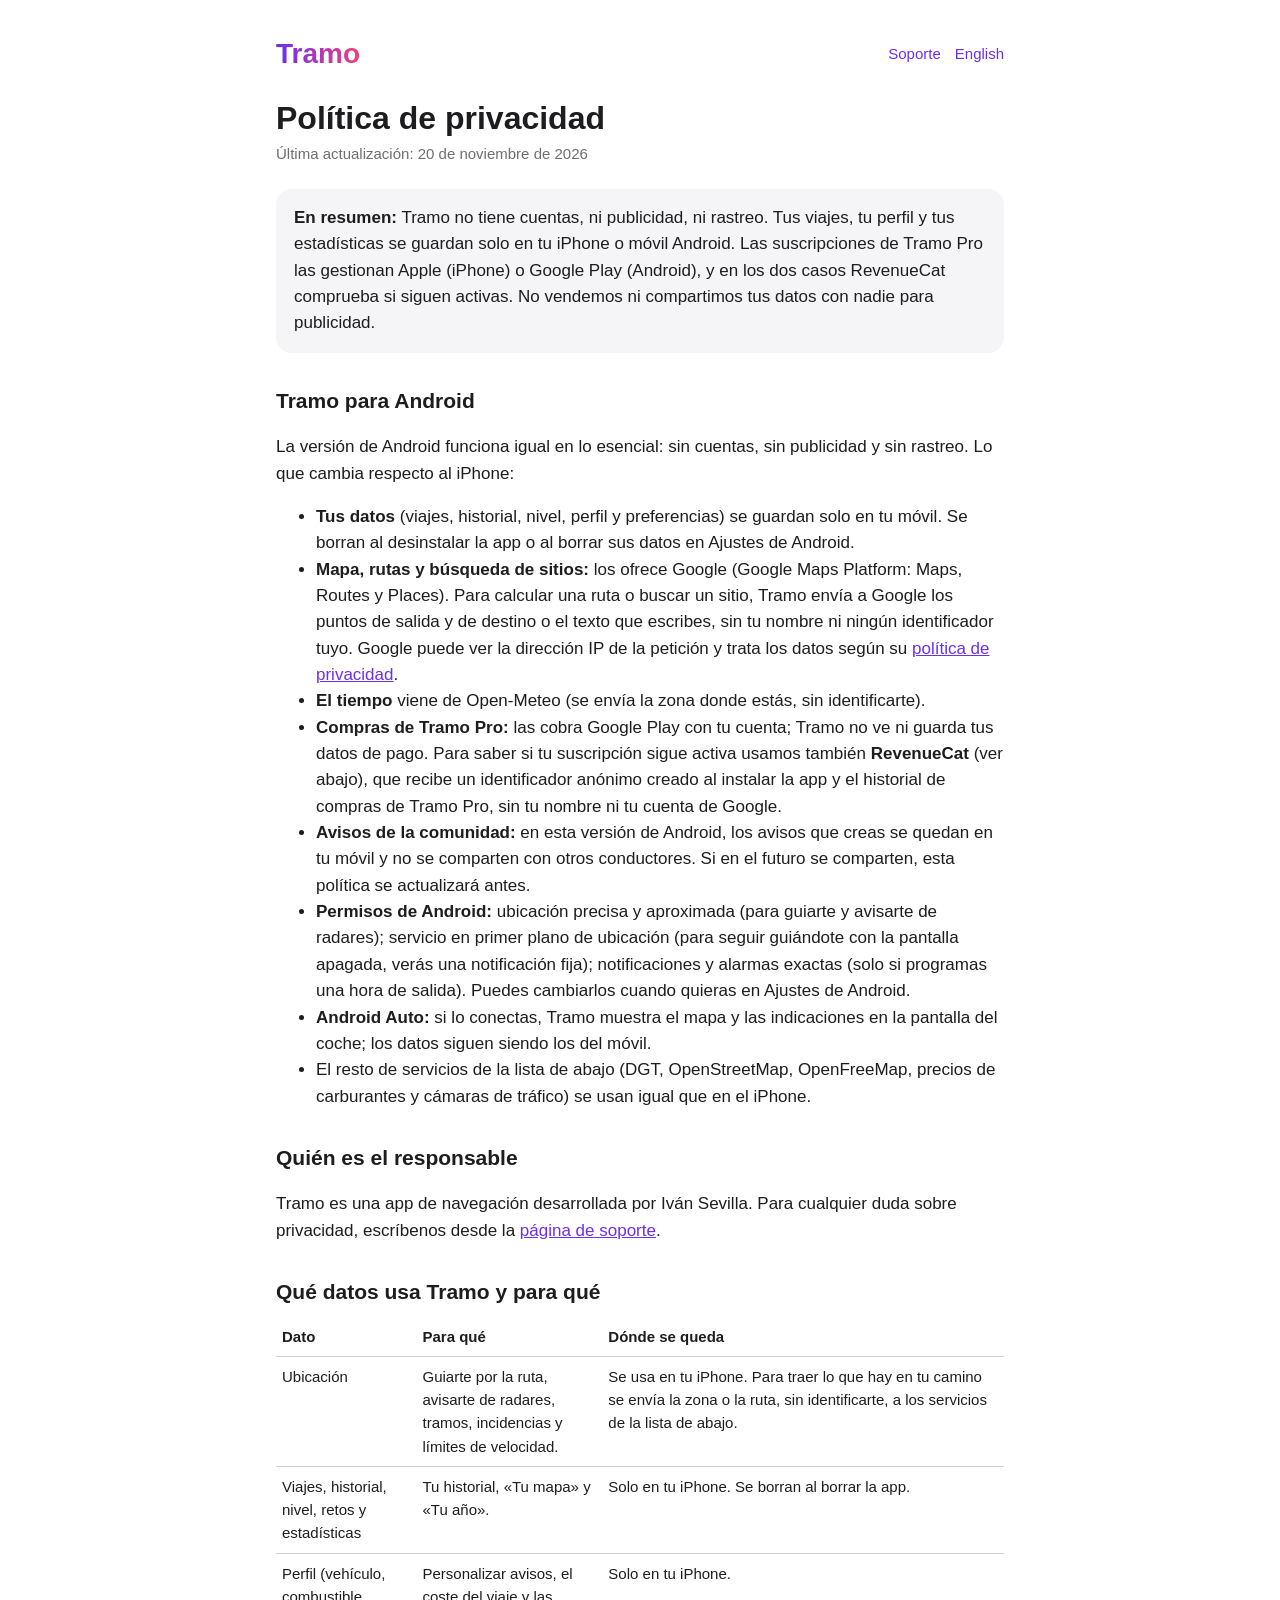
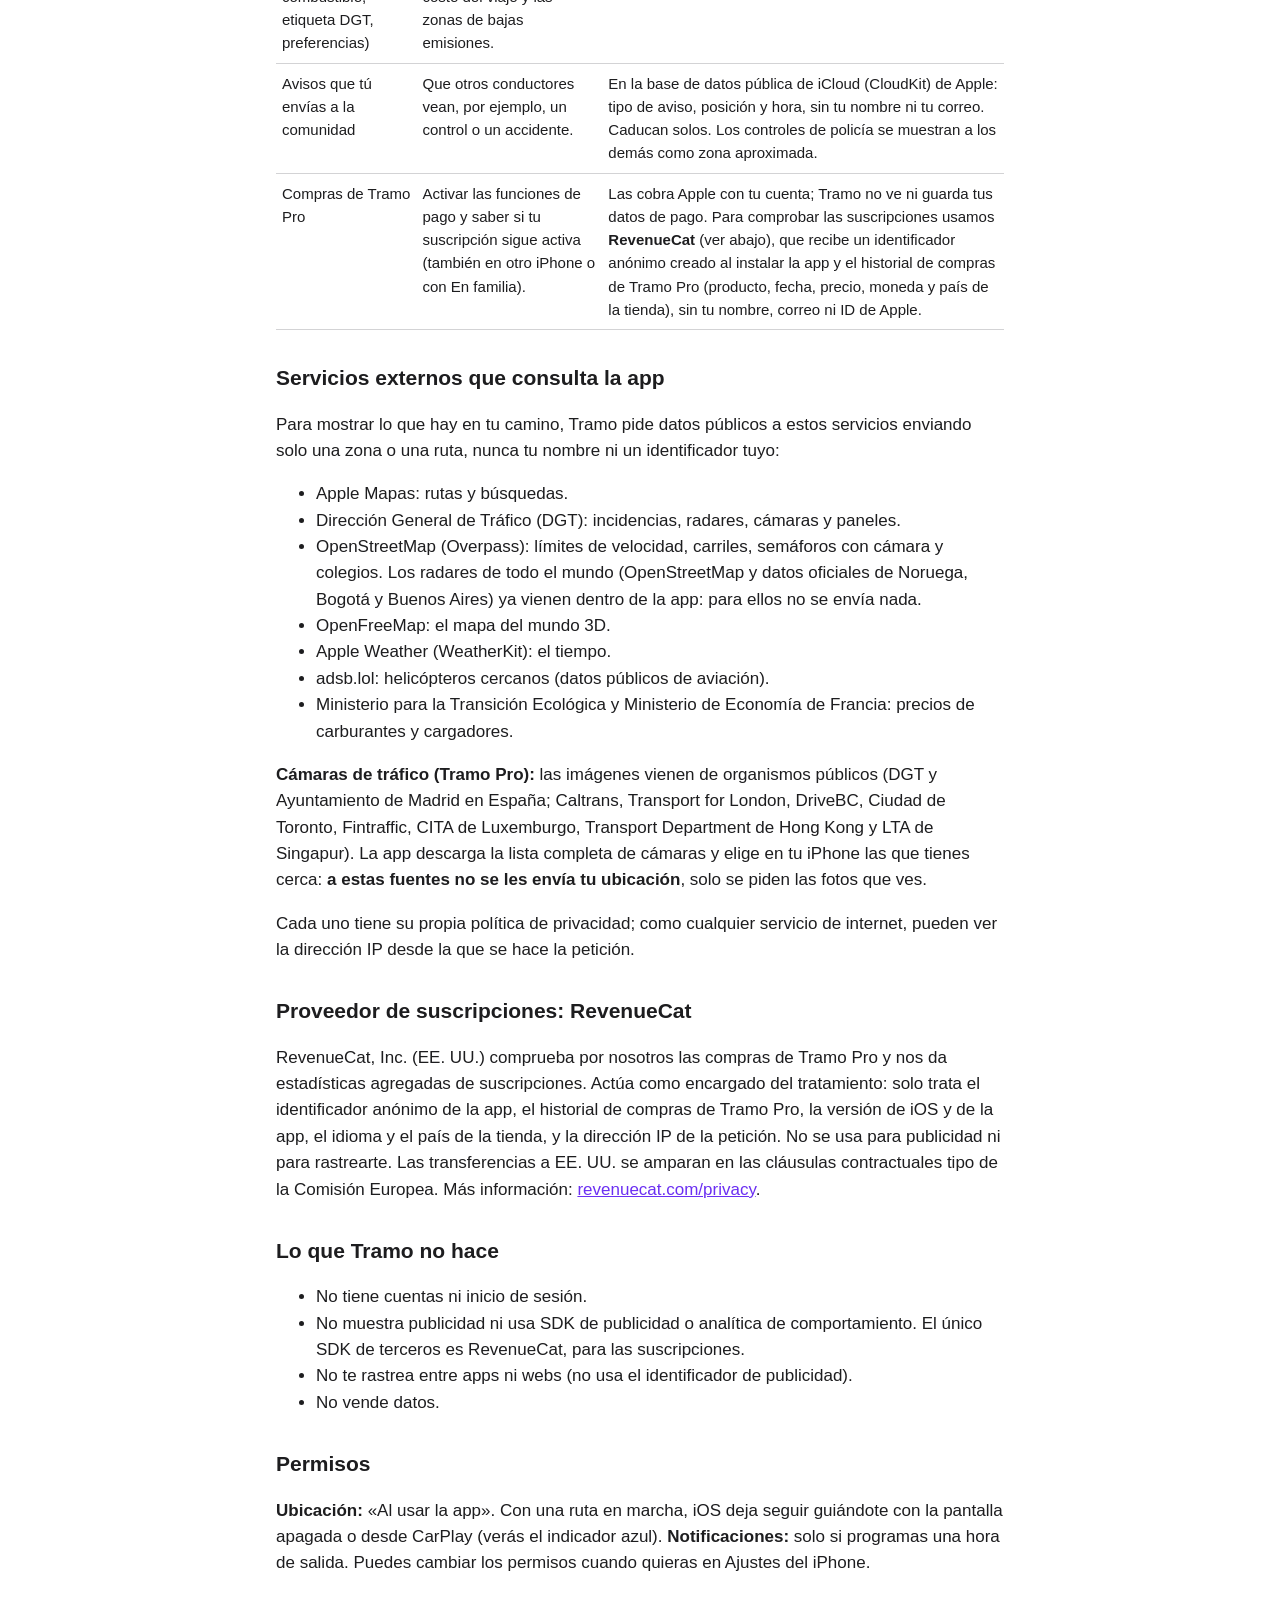
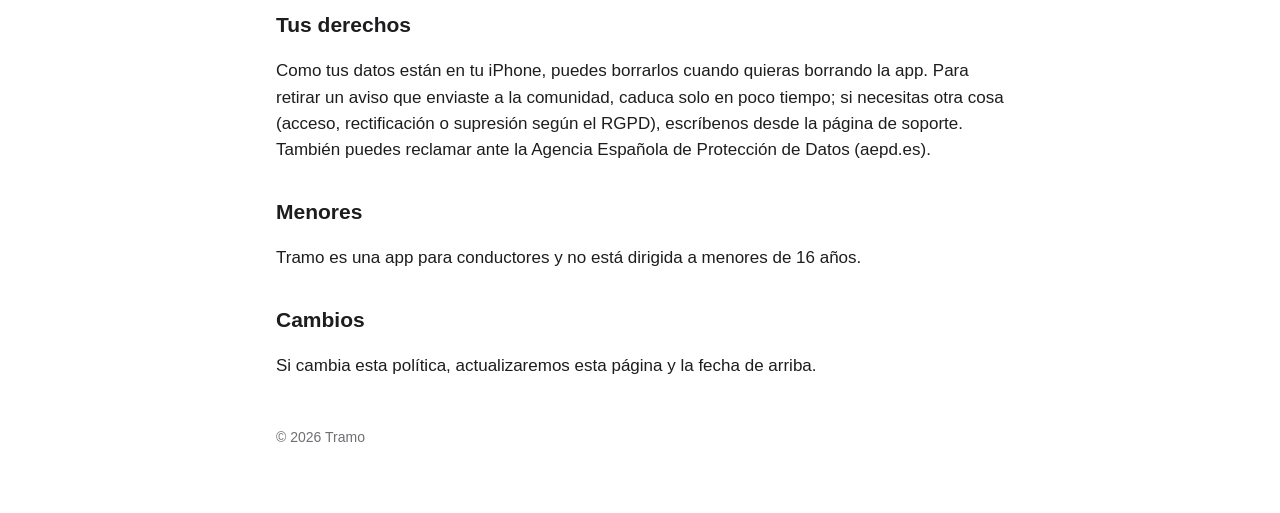
<file: index.html>
<!doctype html>
<html lang="es">
<head>
<meta charset="utf-8">
<meta name="viewport" content="width=device-width, initial-scale=1">
<title>Tramo · Política de privacidad</title>
<link rel="stylesheet" href="style.css">
</head>
<body>
<main>
<header><a class="brand" href="./">Tramo</a><nav><a href="soporte.html">Soporte</a><a href="en.html">English</a></nav></header>
<h1>Política de privacidad</h1>
<p class="updated">Última actualización: 20 de noviembre de 2026</p>

<div class="card"><strong>En resumen:</strong> Tramo no tiene cuentas, ni publicidad, ni rastreo. Tus viajes, tu perfil y tus estadísticas se guardan solo en tu iPhone o móvil Android. Las suscripciones de Tramo Pro las gestionan Apple (iPhone) o Google Play (Android), y en los dos casos RevenueCat comprueba si siguen activas. No vendemos ni compartimos tus datos con nadie para publicidad.</div>

<h2>Tramo para Android</h2>
<p>La versión de Android funciona igual en lo esencial: sin cuentas, sin publicidad y sin rastreo. Lo que cambia respecto al iPhone:</p>
<ul>
<li><strong>Tus datos</strong> (viajes, historial, nivel, perfil y preferencias) se guardan solo en tu móvil. Se borran al desinstalar la app o al borrar sus datos en Ajustes de Android.</li>
<li><strong>Mapa, rutas y búsqueda de sitios:</strong> los ofrece Google (Google Maps Platform: Maps, Routes y Places). Para calcular una ruta o buscar un sitio, Tramo envía a Google los puntos de salida y de destino o el texto que escribes, sin tu nombre ni ningún identificador tuyo. Google puede ver la dirección IP de la petición y trata los datos según su <a href="https://policies.google.com/privacy">política de privacidad</a>.</li>
<li><strong>El tiempo</strong> viene de Open-Meteo (se envía la zona donde estás, sin identificarte).</li>
<li><strong>Compras de Tramo Pro:</strong> las cobra Google Play con tu cuenta; Tramo no ve ni guarda tus datos de pago. Para saber si tu suscripción sigue activa usamos también <strong>RevenueCat</strong> (ver abajo), que recibe un identificador anónimo creado al instalar la app y el historial de compras de Tramo Pro, sin tu nombre ni tu cuenta de Google.</li>
<li><strong>Avisos de la comunidad:</strong> en esta versión de Android, los avisos que creas se quedan en tu móvil y no se comparten con otros conductores. Si en el futuro se comparten, esta política se actualizará antes.</li>
<li><strong>Permisos de Android:</strong> ubicación precisa y aproximada (para guiarte y avisarte de radares); servicio en primer plano de ubicación (para seguir guiándote con la pantalla apagada, verás una notificación fija); notificaciones y alarmas exactas (solo si programas una hora de salida). Puedes cambiarlos cuando quieras en Ajustes de Android.</li>
<li><strong>Android Auto:</strong> si lo conectas, Tramo muestra el mapa y las indicaciones en la pantalla del coche; los datos siguen siendo los del móvil.</li>
<li>El resto de servicios de la lista de abajo (DGT, OpenStreetMap, OpenFreeMap, precios de carburantes y cámaras de tráfico) se usan igual que en el iPhone.</li>
</ul>

<h2>Quién es el responsable</h2>
<p>Tramo es una app de navegación desarrollada por Iván Sevilla. Para cualquier duda sobre privacidad, escríbenos desde la <a href="soporte.html">página de soporte</a>.</p>

<h2>Qué datos usa Tramo y para qué</h2>
<table>
<tr><th>Dato</th><th>Para qué</th><th>Dónde se queda</th></tr>
<tr><td>Ubicación</td><td>Guiarte por la ruta, avisarte de radares, tramos, incidencias y límites de velocidad.</td><td>Se usa en tu iPhone. Para traer lo que hay en tu camino se envía la zona o la ruta, sin identificarte, a los servicios de la lista de abajo.</td></tr>
<tr><td>Viajes, historial, nivel, retos y estadísticas</td><td>Tu historial, «Tu mapa» y «Tu año».</td><td>Solo en tu iPhone. Se borran al borrar la app.</td></tr>
<tr><td>Perfil (vehículo, combustible, etiqueta DGT, preferencias)</td><td>Personalizar avisos, el coste del viaje y las zonas de bajas emisiones.</td><td>Solo en tu iPhone.</td></tr>
<tr><td>Avisos que tú envías a la comunidad</td><td>Que otros conductores vean, por ejemplo, un control o un accidente.</td><td>En la base de datos pública de iCloud (CloudKit) de Apple: tipo de aviso, posición y hora, sin tu nombre ni tu correo. Caducan solos. Los controles de policía se muestran a los demás como zona aproximada.</td></tr>
<tr><td>Compras de Tramo Pro</td><td>Activar las funciones de pago y saber si tu suscripción sigue activa (también en otro iPhone o con En familia).</td><td>Las cobra Apple con tu cuenta; Tramo no ve ni guarda tus datos de pago. Para comprobar las suscripciones usamos <strong>RevenueCat</strong> (ver abajo), que recibe un identificador anónimo creado al instalar la app y el historial de compras de Tramo Pro (producto, fecha, precio, moneda y país de la tienda), sin tu nombre, correo ni ID de Apple.</td></tr>
</table>

<h2>Servicios externos que consulta la app</h2>
<p>Para mostrar lo que hay en tu camino, Tramo pide datos públicos a estos servicios enviando solo una zona o una ruta, nunca tu nombre ni un identificador tuyo:</p>
<ul>
<li>Apple Mapas: rutas y búsquedas.</li>
<li>Dirección General de Tráfico (DGT): incidencias, radares, cámaras y paneles.</li>
<li>OpenStreetMap (Overpass): límites de velocidad, carriles, semáforos con cámara y colegios. Los radares de todo el mundo (OpenStreetMap y datos oficiales de Noruega, Bogotá y Buenos Aires) ya vienen dentro de la app: para ellos no se envía nada.</li>
<li>OpenFreeMap: el mapa del mundo 3D.</li>
<li>Apple Weather (WeatherKit): el tiempo.</li>
<li>adsb.lol: helicópteros cercanos (datos públicos de aviación).</li>
<li>Ministerio para la Transición Ecológica y Ministerio de Economía de Francia: precios de carburantes y cargadores.</li>
</ul>
<p><strong>Cámaras de tráfico (Tramo Pro):</strong> las imágenes vienen de organismos públicos (DGT y Ayuntamiento de Madrid en España; Caltrans, Transport for London, DriveBC, Ciudad de Toronto, Fintraffic, CITA de Luxemburgo, Transport Department de Hong Kong y LTA de Singapur). La app descarga la lista completa de cámaras y elige en tu iPhone las que tienes cerca: <strong>a estas fuentes no se les envía tu ubicación</strong>, solo se piden las fotos que ves.</p>
<p>Cada uno tiene su propia política de privacidad; como cualquier servicio de internet, pueden ver la dirección IP desde la que se hace la petición.</p>

<h2>Proveedor de suscripciones: RevenueCat</h2>
<p>RevenueCat, Inc. (EE. UU.) comprueba por nosotros las compras de Tramo Pro y nos da estadísticas agregadas de suscripciones. Actúa como encargado del tratamiento: solo trata el identificador anónimo de la app, el historial de compras de Tramo Pro, la versión de iOS y de la app, el idioma y el país de la tienda, y la dirección IP de la petición. No se usa para publicidad ni para rastrearte. Las transferencias a EE. UU. se amparan en las cláusulas contractuales tipo de la Comisión Europea. Más información: <a href="https://www.revenuecat.com/privacy">revenuecat.com/privacy</a>.</p>

<h2>Lo que Tramo no hace</h2>
<ul>
<li>No tiene cuentas ni inicio de sesión.</li>
<li>No muestra publicidad ni usa SDK de publicidad o analítica de comportamiento. El único SDK de terceros es RevenueCat, para las suscripciones.</li>
<li>No te rastrea entre apps ni webs (no usa el identificador de publicidad).</li>
<li>No vende datos.</li>
</ul>

<h2>Permisos</h2>
<p><strong>Ubicación:</strong> «Al usar la app». Con una ruta en marcha, iOS deja seguir guiándote con la pantalla apagada o desde CarPlay (verás el indicador azul). <strong>Notificaciones:</strong> solo si programas una hora de salida. Puedes cambiar los permisos cuando quieras en Ajustes del iPhone.</p>

<h2>Tus derechos</h2>
<p>Como tus datos están en tu iPhone, puedes borrarlos cuando quieras borrando la app. Para retirar un aviso que enviaste a la comunidad, caduca solo en poco tiempo; si necesitas otra cosa (acceso, rectificación o supresión según el RGPD), escríbenos desde la página de soporte. También puedes reclamar ante la Agencia Española de Protección de Datos (aepd.es).</p>

<h2>Menores</h2>
<p>Tramo es una app para conductores y no está dirigida a menores de 16 años.</p>

<h2>Cambios</h2>
<p>Si cambia esta política, actualizaremos esta página y la fecha de arriba.</p>

<footer>© 2026 Tramo</footer>
</main>
</body>
</html>
</file>
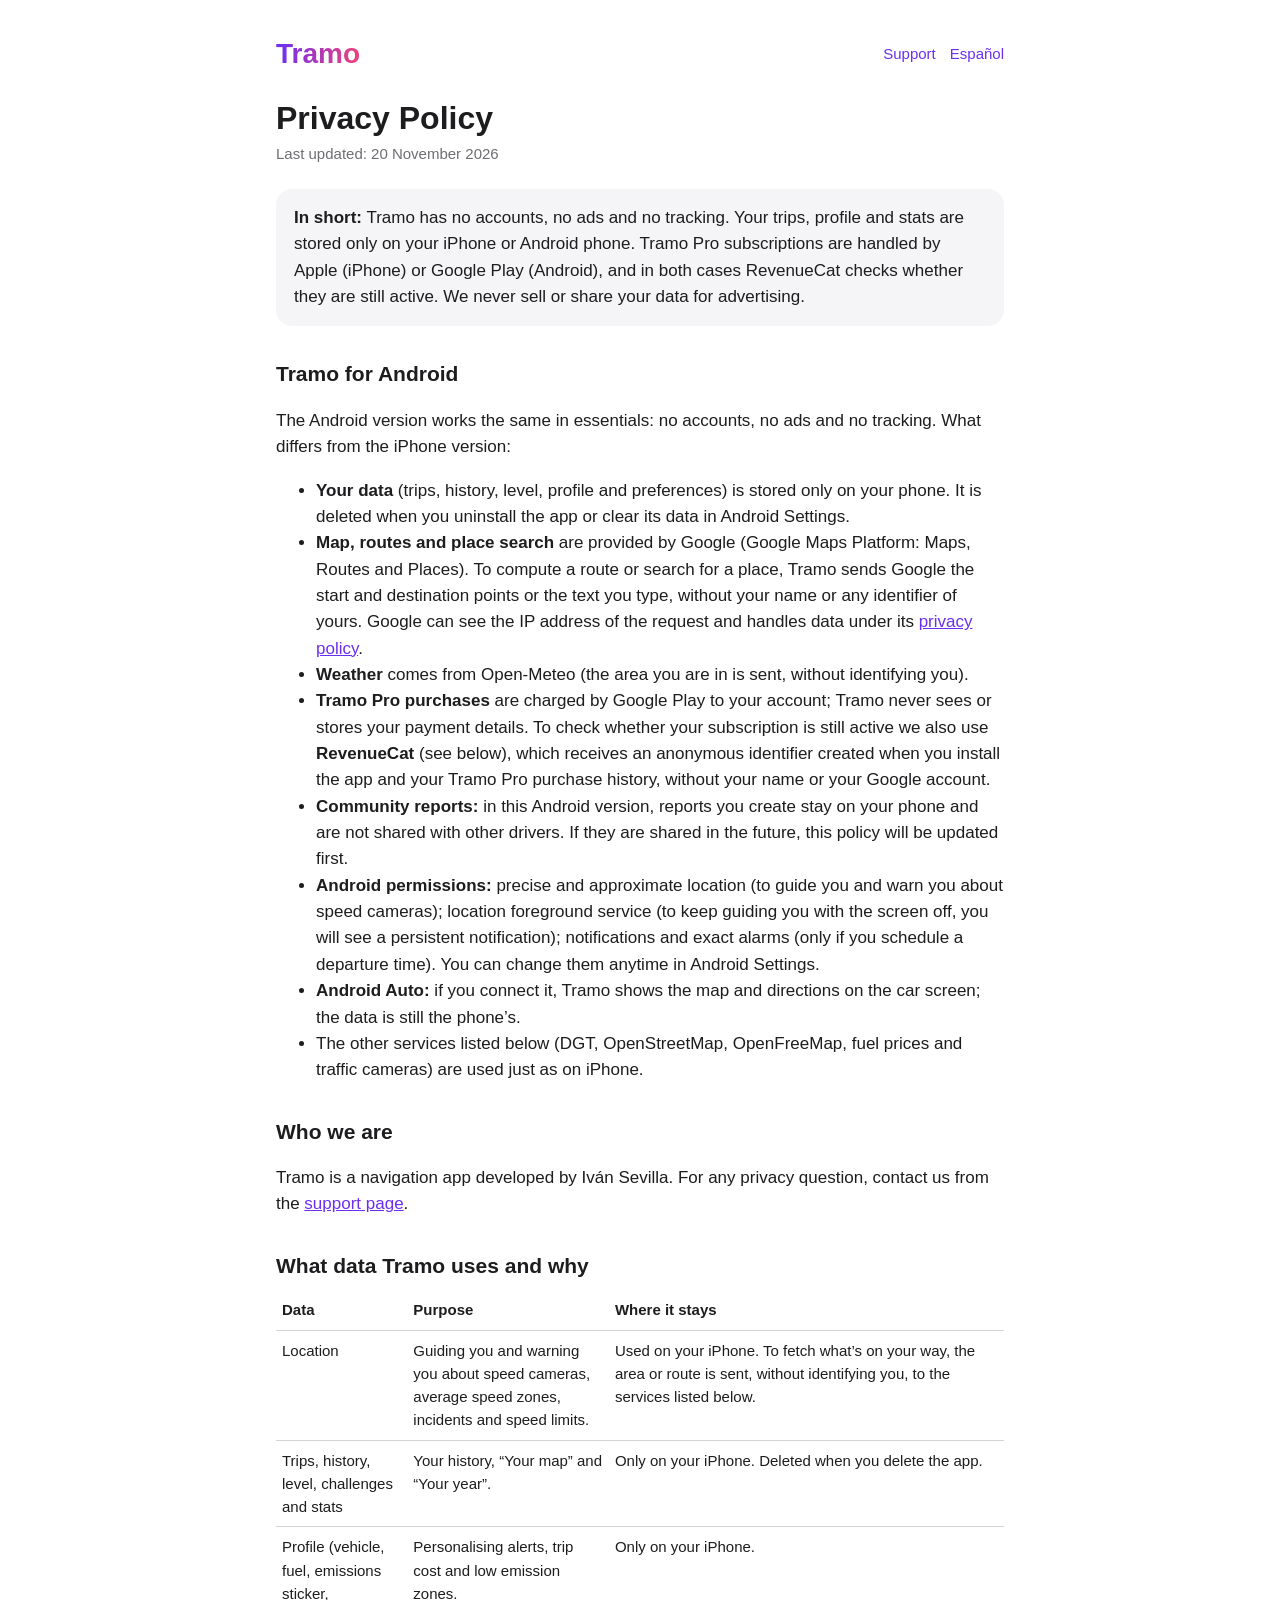
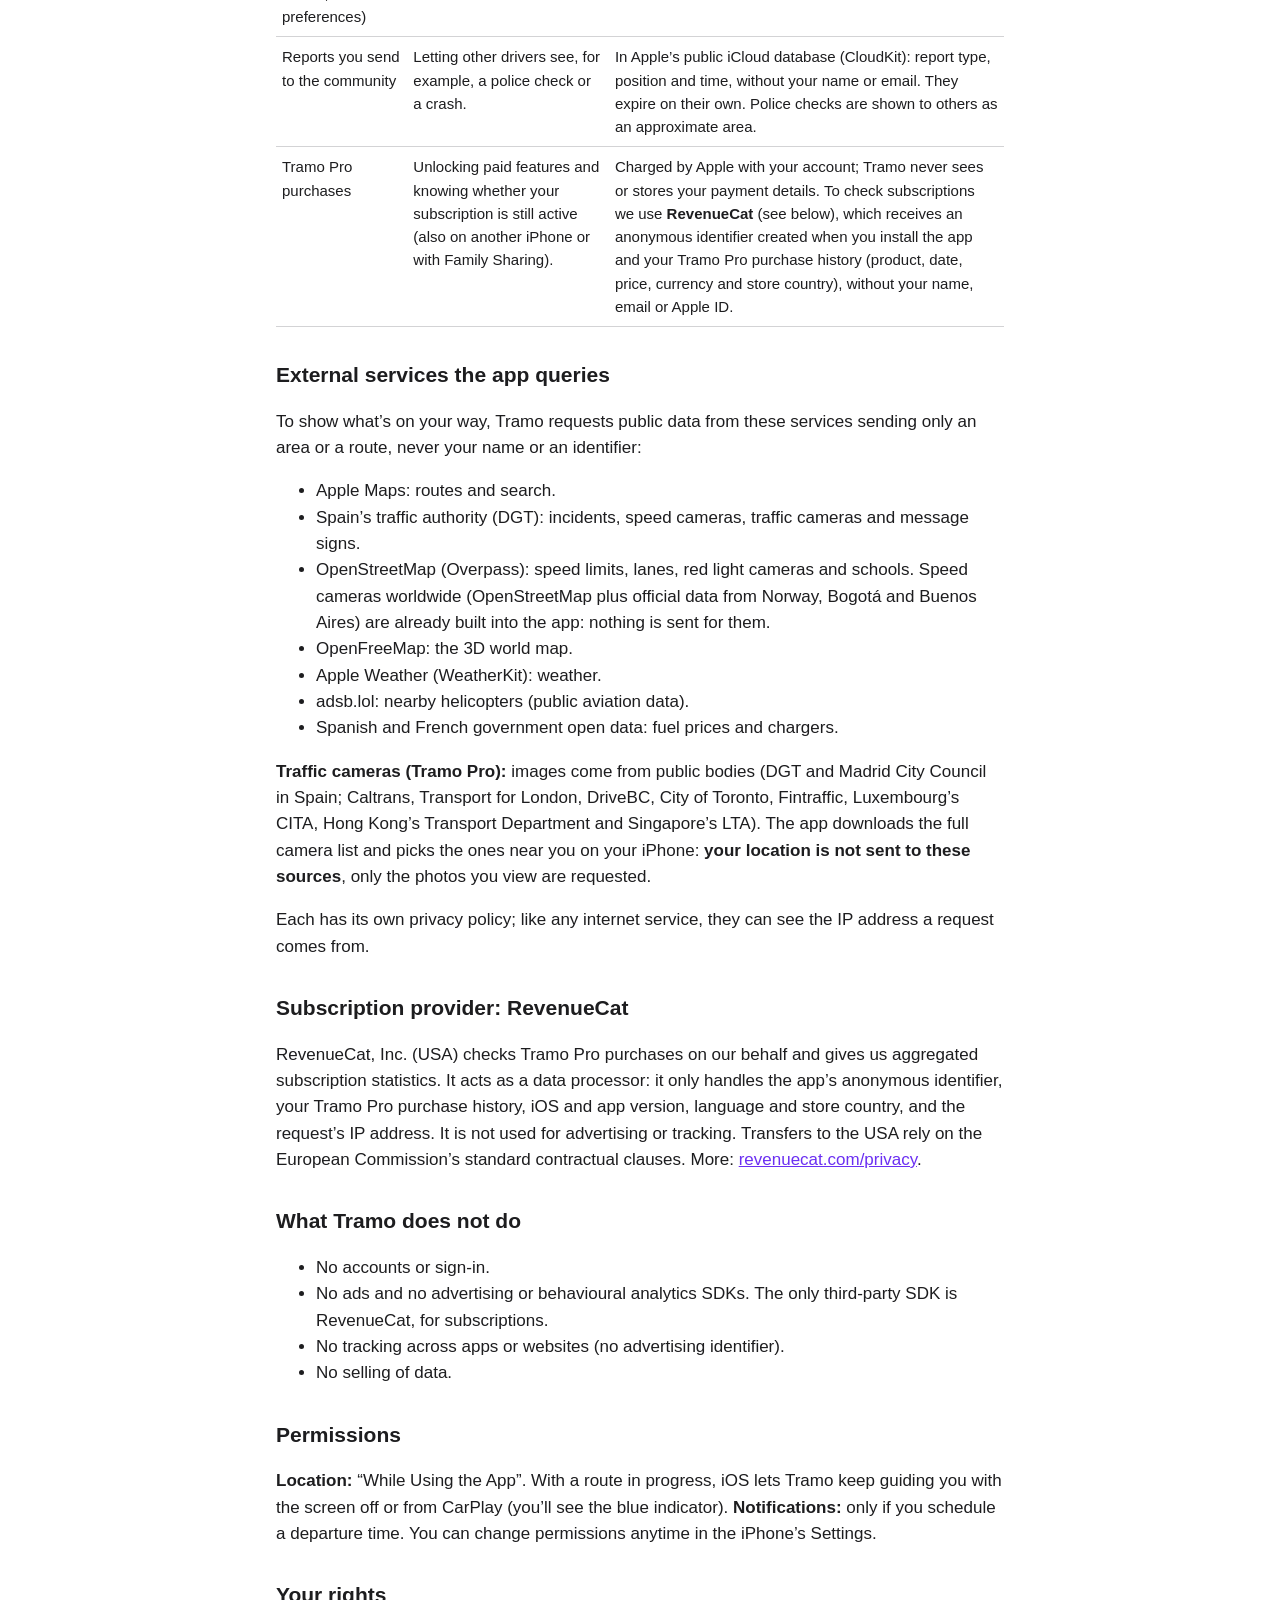
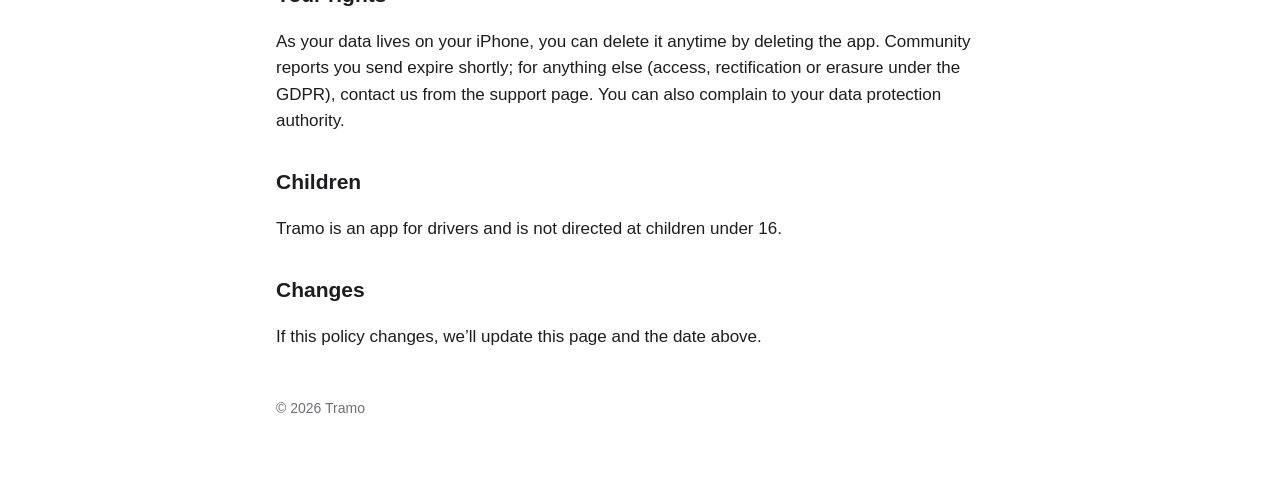
<file: en.html>
<!doctype html>
<html lang="en">
<head>
<meta charset="utf-8">
<meta name="viewport" content="width=device-width, initial-scale=1">
<title>Tramo · Privacy Policy</title>
<link rel="stylesheet" href="style.css">
</head>
<body>
<main>
<header><a class="brand" href="./">Tramo</a><nav><a href="soporte.html">Support</a><a href="./">Español</a></nav></header>
<h1>Privacy Policy</h1>
<p class="updated">Last updated: 20 November 2026</p>

<div class="card"><strong>In short:</strong> Tramo has no accounts, no ads and no tracking. Your trips, profile and stats are stored only on your iPhone or Android phone. Tramo Pro subscriptions are handled by Apple (iPhone) or Google Play (Android), and in both cases RevenueCat checks whether they are still active. We never sell or share your data for advertising.</div>

<h2>Tramo for Android</h2>
<p>The Android version works the same in essentials: no accounts, no ads and no tracking. What differs from the iPhone version:</p>
<ul>
<li><strong>Your data</strong> (trips, history, level, profile and preferences) is stored only on your phone. It is deleted when you uninstall the app or clear its data in Android Settings.</li>
<li><strong>Map, routes and place search</strong> are provided by Google (Google Maps Platform: Maps, Routes and Places). To compute a route or search for a place, Tramo sends Google the start and destination points or the text you type, without your name or any identifier of yours. Google can see the IP address of the request and handles data under its <a href="https://policies.google.com/privacy">privacy policy</a>.</li>
<li><strong>Weather</strong> comes from Open-Meteo (the area you are in is sent, without identifying you).</li>
<li><strong>Tramo Pro purchases</strong> are charged by Google Play to your account; Tramo never sees or stores your payment details. To check whether your subscription is still active we also use <strong>RevenueCat</strong> (see below), which receives an anonymous identifier created when you install the app and your Tramo Pro purchase history, without your name or your Google account.</li>
<li><strong>Community reports:</strong> in this Android version, reports you create stay on your phone and are not shared with other drivers. If they are shared in the future, this policy will be updated first.</li>
<li><strong>Android permissions:</strong> precise and approximate location (to guide you and warn you about speed cameras); location foreground service (to keep guiding you with the screen off, you will see a persistent notification); notifications and exact alarms (only if you schedule a departure time). You can change them anytime in Android Settings.</li>
<li><strong>Android Auto:</strong> if you connect it, Tramo shows the map and directions on the car screen; the data is still the phone’s.</li>
<li>The other services listed below (DGT, OpenStreetMap, OpenFreeMap, fuel prices and traffic cameras) are used just as on iPhone.</li>
</ul>

<h2>Who we are</h2>
<p>Tramo is a navigation app developed by Iván Sevilla. For any privacy question, contact us from the <a href="soporte.html">support page</a>.</p>

<h2>What data Tramo uses and why</h2>
<table>
<tr><th>Data</th><th>Purpose</th><th>Where it stays</th></tr>
<tr><td>Location</td><td>Guiding you and warning you about speed cameras, average speed zones, incidents and speed limits.</td><td>Used on your iPhone. To fetch what’s on your way, the area or route is sent, without identifying you, to the services listed below.</td></tr>
<tr><td>Trips, history, level, challenges and stats</td><td>Your history, “Your map” and “Your year”.</td><td>Only on your iPhone. Deleted when you delete the app.</td></tr>
<tr><td>Profile (vehicle, fuel, emissions sticker, preferences)</td><td>Personalising alerts, trip cost and low emission zones.</td><td>Only on your iPhone.</td></tr>
<tr><td>Reports you send to the community</td><td>Letting other drivers see, for example, a police check or a crash.</td><td>In Apple’s public iCloud database (CloudKit): report type, position and time, without your name or email. They expire on their own. Police checks are shown to others as an approximate area.</td></tr>
<tr><td>Tramo Pro purchases</td><td>Unlocking paid features and knowing whether your subscription is still active (also on another iPhone or with Family Sharing).</td><td>Charged by Apple with your account; Tramo never sees or stores your payment details. To check subscriptions we use <strong>RevenueCat</strong> (see below), which receives an anonymous identifier created when you install the app and your Tramo Pro purchase history (product, date, price, currency and store country), without your name, email or Apple ID.</td></tr>
</table>

<h2>External services the app queries</h2>
<p>To show what’s on your way, Tramo requests public data from these services sending only an area or a route, never your name or an identifier:</p>
<ul>
<li>Apple Maps: routes and search.</li>
<li>Spain’s traffic authority (DGT): incidents, speed cameras, traffic cameras and message signs.</li>
<li>OpenStreetMap (Overpass): speed limits, lanes, red light cameras and schools. Speed cameras worldwide (OpenStreetMap plus official data from Norway, Bogotá and Buenos Aires) are already built into the app: nothing is sent for them.</li>
<li>OpenFreeMap: the 3D world map.</li>
<li>Apple Weather (WeatherKit): weather.</li>
<li>adsb.lol: nearby helicopters (public aviation data).</li>
<li>Spanish and French government open data: fuel prices and chargers.</li>
</ul>
<p><strong>Traffic cameras (Tramo Pro):</strong> images come from public bodies (DGT and Madrid City Council in Spain; Caltrans, Transport for London, DriveBC, City of Toronto, Fintraffic, Luxembourg’s CITA, Hong Kong’s Transport Department and Singapore’s LTA). The app downloads the full camera list and picks the ones near you on your iPhone: <strong>your location is not sent to these sources</strong>, only the photos you view are requested.</p>
<p>Each has its own privacy policy; like any internet service, they can see the IP address a request comes from.</p>

<h2>Subscription provider: RevenueCat</h2>
<p>RevenueCat, Inc. (USA) checks Tramo Pro purchases on our behalf and gives us aggregated subscription statistics. It acts as a data processor: it only handles the app’s anonymous identifier, your Tramo Pro purchase history, iOS and app version, language and store country, and the request’s IP address. It is not used for advertising or tracking. Transfers to the USA rely on the European Commission’s standard contractual clauses. More: <a href="https://www.revenuecat.com/privacy">revenuecat.com/privacy</a>.</p>

<h2>What Tramo does not do</h2>
<ul>
<li>No accounts or sign-in.</li>
<li>No ads and no advertising or behavioural analytics SDKs. The only third-party SDK is RevenueCat, for subscriptions.</li>
<li>No tracking across apps or websites (no advertising identifier).</li>
<li>No selling of data.</li>
</ul>

<h2>Permissions</h2>
<p><strong>Location:</strong> “While Using the App”. With a route in progress, iOS lets Tramo keep guiding you with the screen off or from CarPlay (you’ll see the blue indicator). <strong>Notifications:</strong> only if you schedule a departure time. You can change permissions anytime in the iPhone’s Settings.</p>

<h2>Your rights</h2>
<p>As your data lives on your iPhone, you can delete it anytime by deleting the app. Community reports you send expire shortly; for anything else (access, rectification or erasure under the GDPR), contact us from the support page. You can also complain to your data protection authority.</p>

<h2>Children</h2>
<p>Tramo is an app for drivers and is not directed at children under 16.</p>

<h2>Changes</h2>
<p>If this policy changes, we’ll update this page and the date above.</p>

<footer>© 2026 Tramo</footer>
</main>
</body>
</html>
</file>
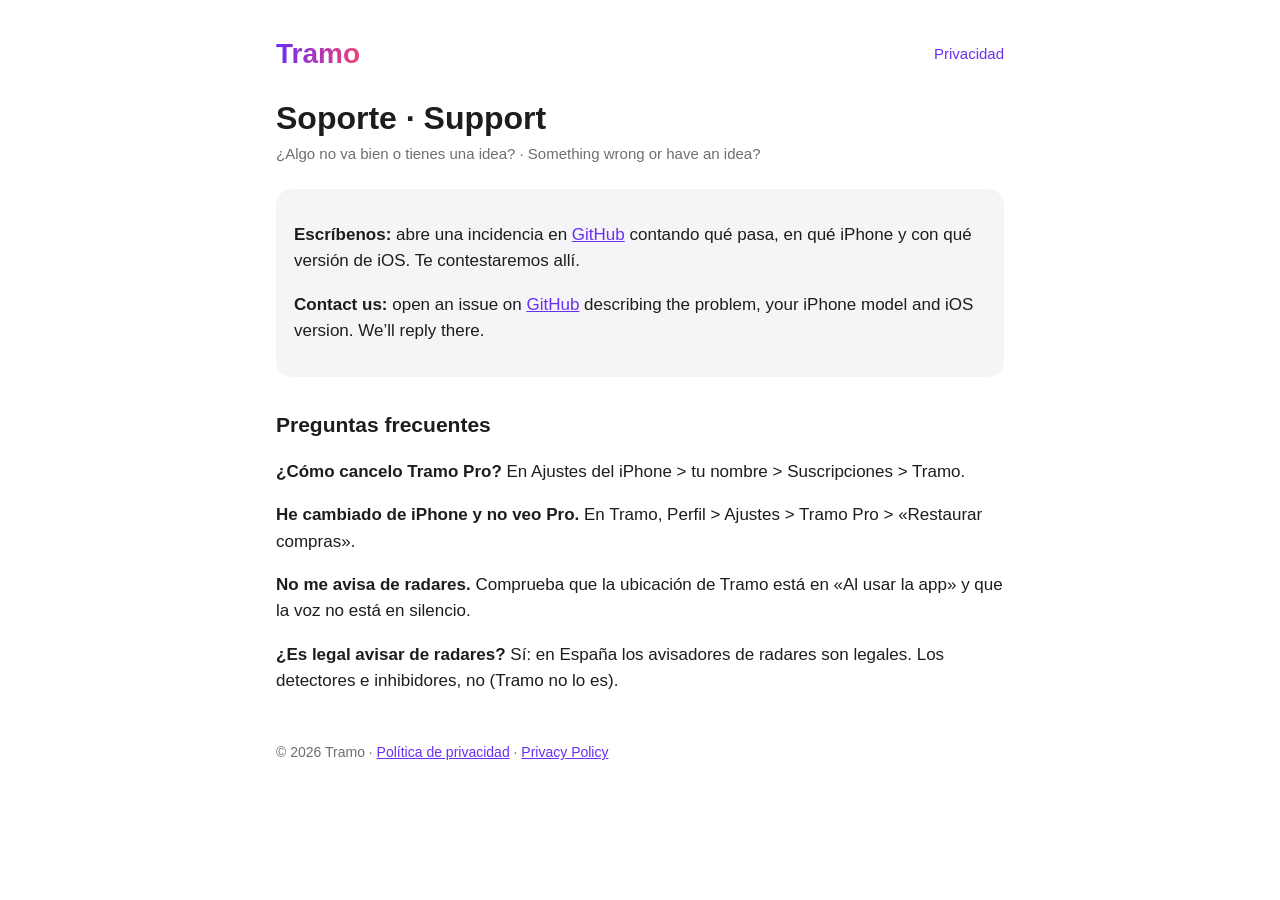
<file: soporte.html>
<!doctype html>
<html lang="es">
<head>
<meta charset="utf-8">
<meta name="viewport" content="width=device-width, initial-scale=1">
<title>Tramo · Soporte</title>
<link rel="stylesheet" href="style.css">
</head>
<body>
<main>
<header><a class="brand" href="./">Tramo</a><nav><a href="./">Privacidad</a></nav></header>
<h1>Soporte · Support</h1>
<p class="updated">¿Algo no va bien o tienes una idea? · Something wrong or have an idea?</p>
<div class="card">
<p><strong>Escríbenos:</strong> abre una incidencia en <a href="https://github.com/ivansevilla99/tramo-legal/issues/new">GitHub</a> contando qué pasa, en qué iPhone y con qué versión de iOS. Te contestaremos allí.</p>
<p><strong>Contact us:</strong> open an issue on <a href="https://github.com/ivansevilla99/tramo-legal/issues/new">GitHub</a> describing the problem, your iPhone model and iOS version. We’ll reply there.</p>
</div>
<h2>Preguntas frecuentes</h2>
<p><strong>¿Cómo cancelo Tramo Pro?</strong> En Ajustes del iPhone &gt; tu nombre &gt; Suscripciones &gt; Tramo.</p>
<p><strong>He cambiado de iPhone y no veo Pro.</strong> En Tramo, Perfil &gt; Ajustes &gt; Tramo Pro &gt; «Restaurar compras».</p>
<p><strong>No me avisa de radares.</strong> Comprueba que la ubicación de Tramo está en «Al usar la app» y que la voz no está en silencio.</p>
<p><strong>¿Es legal avisar de radares?</strong> Sí: en España los avisadores de radares son legales. Los detectores e inhibidores, no (Tramo no lo es).</p>
<footer>© 2026 Tramo · <a href="./">Política de privacidad</a> · <a href="en.html">Privacy Policy</a></footer>
</main>
</body>
</html>
</file>
<file: style.css>
:root { --bg: #ffffff; --fg: #1d1d1f; --muted: #6e6e73; --accent: #6b2ff2; --card: #f5f5f7; }
@media (prefers-color-scheme: dark) { :root { --bg: #000000; --fg: #f5f5f7; --muted: #a1a1a6; --accent: #a78bfa; --card: #1c1c1e; } }
* { box-sizing: border-box; }
body { margin: 0; background: var(--bg); color: var(--fg); font: 17px/1.55 -apple-system, BlinkMacSystemFont, "Segoe UI", Roboto, sans-serif; }
main { max-width: 760px; margin: 0 auto; padding: 32px 16px 64px; }
header { display: flex; align-items: center; justify-content: space-between; gap: 12px; margin-bottom: 8px; }
.brand { font-weight: 800; font-size: 28px; background: linear-gradient(90deg, #6b2ff2, #f0407a); -webkit-background-clip: text; background-clip: text; color: transparent; text-decoration: none; }
nav a { color: var(--accent); text-decoration: none; margin-left: 14px; font-size: 15px; }
h1 { font-size: 32px; line-height: 1.2; margin: 24px 0 4px; }
h2 { font-size: 21px; margin: 32px 0 8px; }
.updated { color: var(--muted); font-size: 15px; margin: 0 0 24px; }
.card { background: var(--card); border-radius: 16px; padding: 16px 18px; margin: 16px 0; }
table { width: 100%; border-collapse: collapse; font-size: 15px; }
th, td { text-align: left; vertical-align: top; padding: 8px 6px; border-bottom: 1px solid color-mix(in srgb, var(--muted) 30%, transparent); }
a { color: var(--accent); }
footer { color: var(--muted); font-size: 14px; margin-top: 48px; }
</file>
